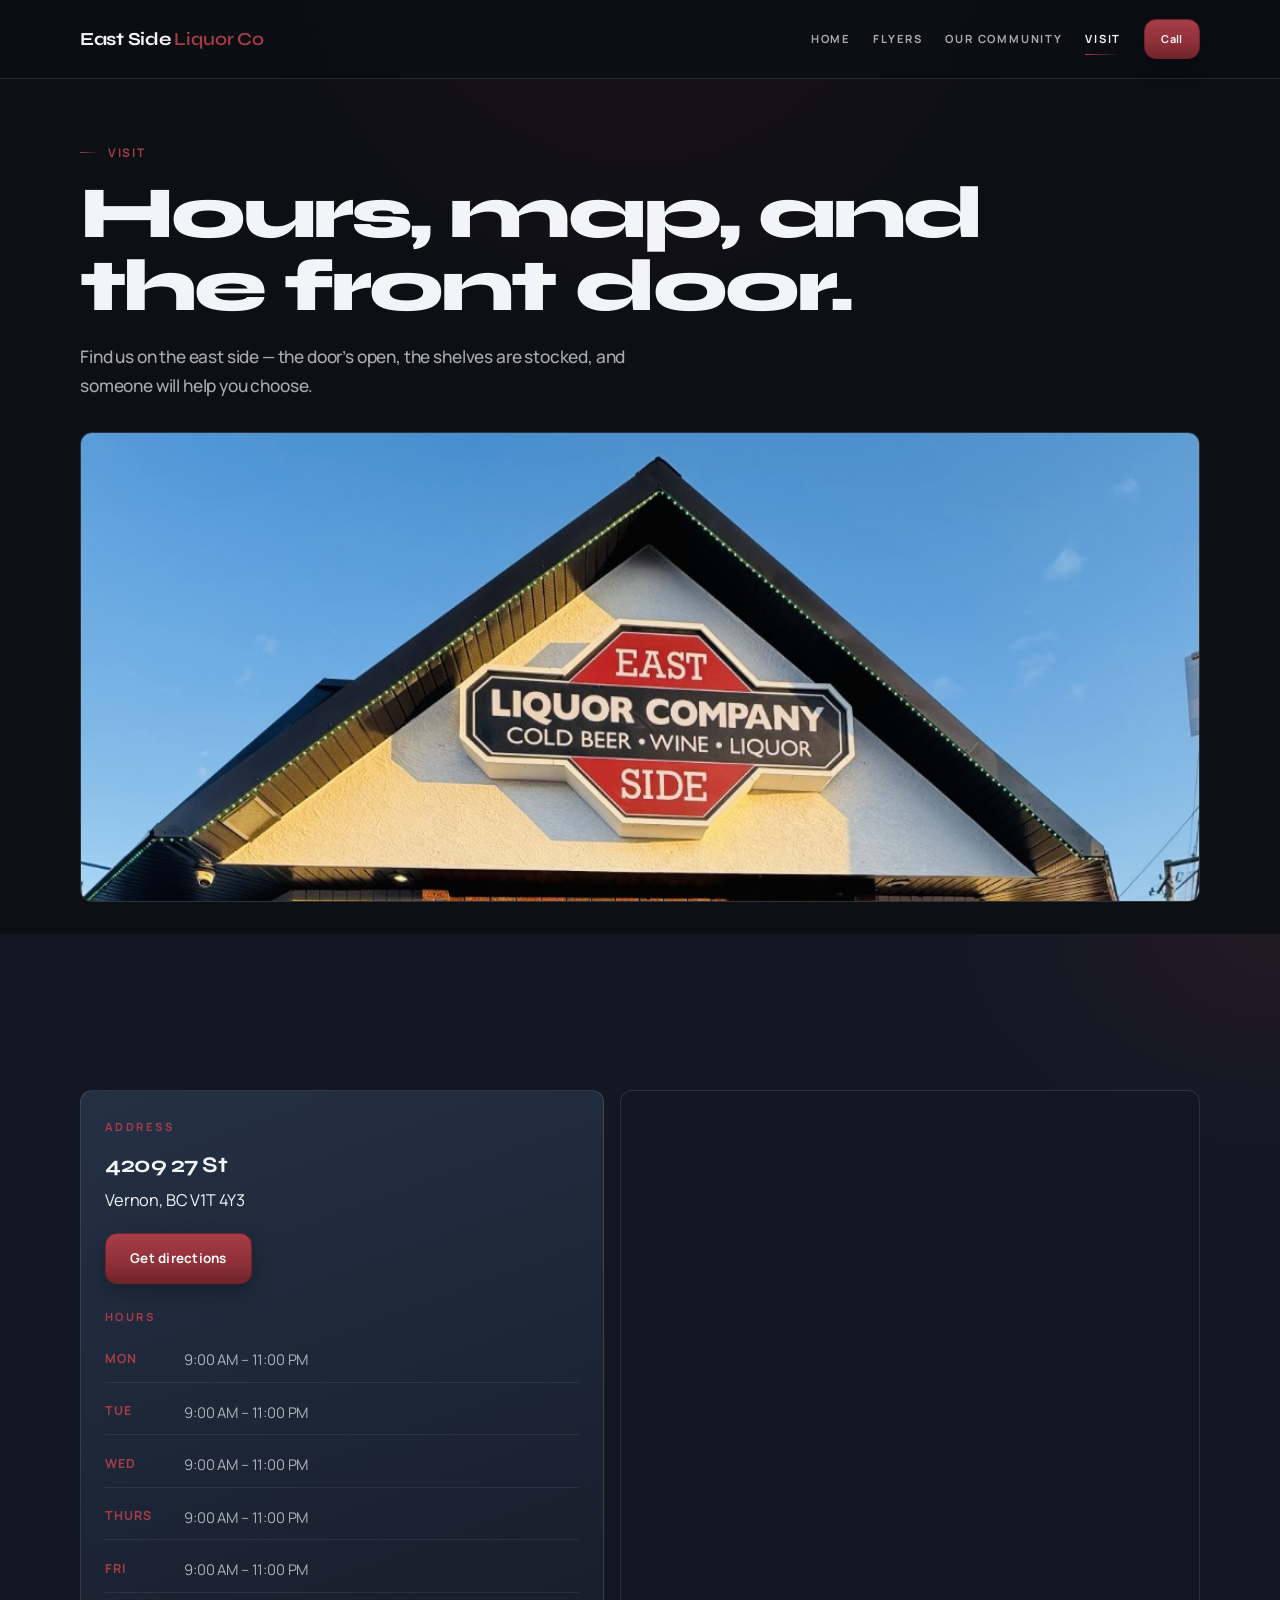
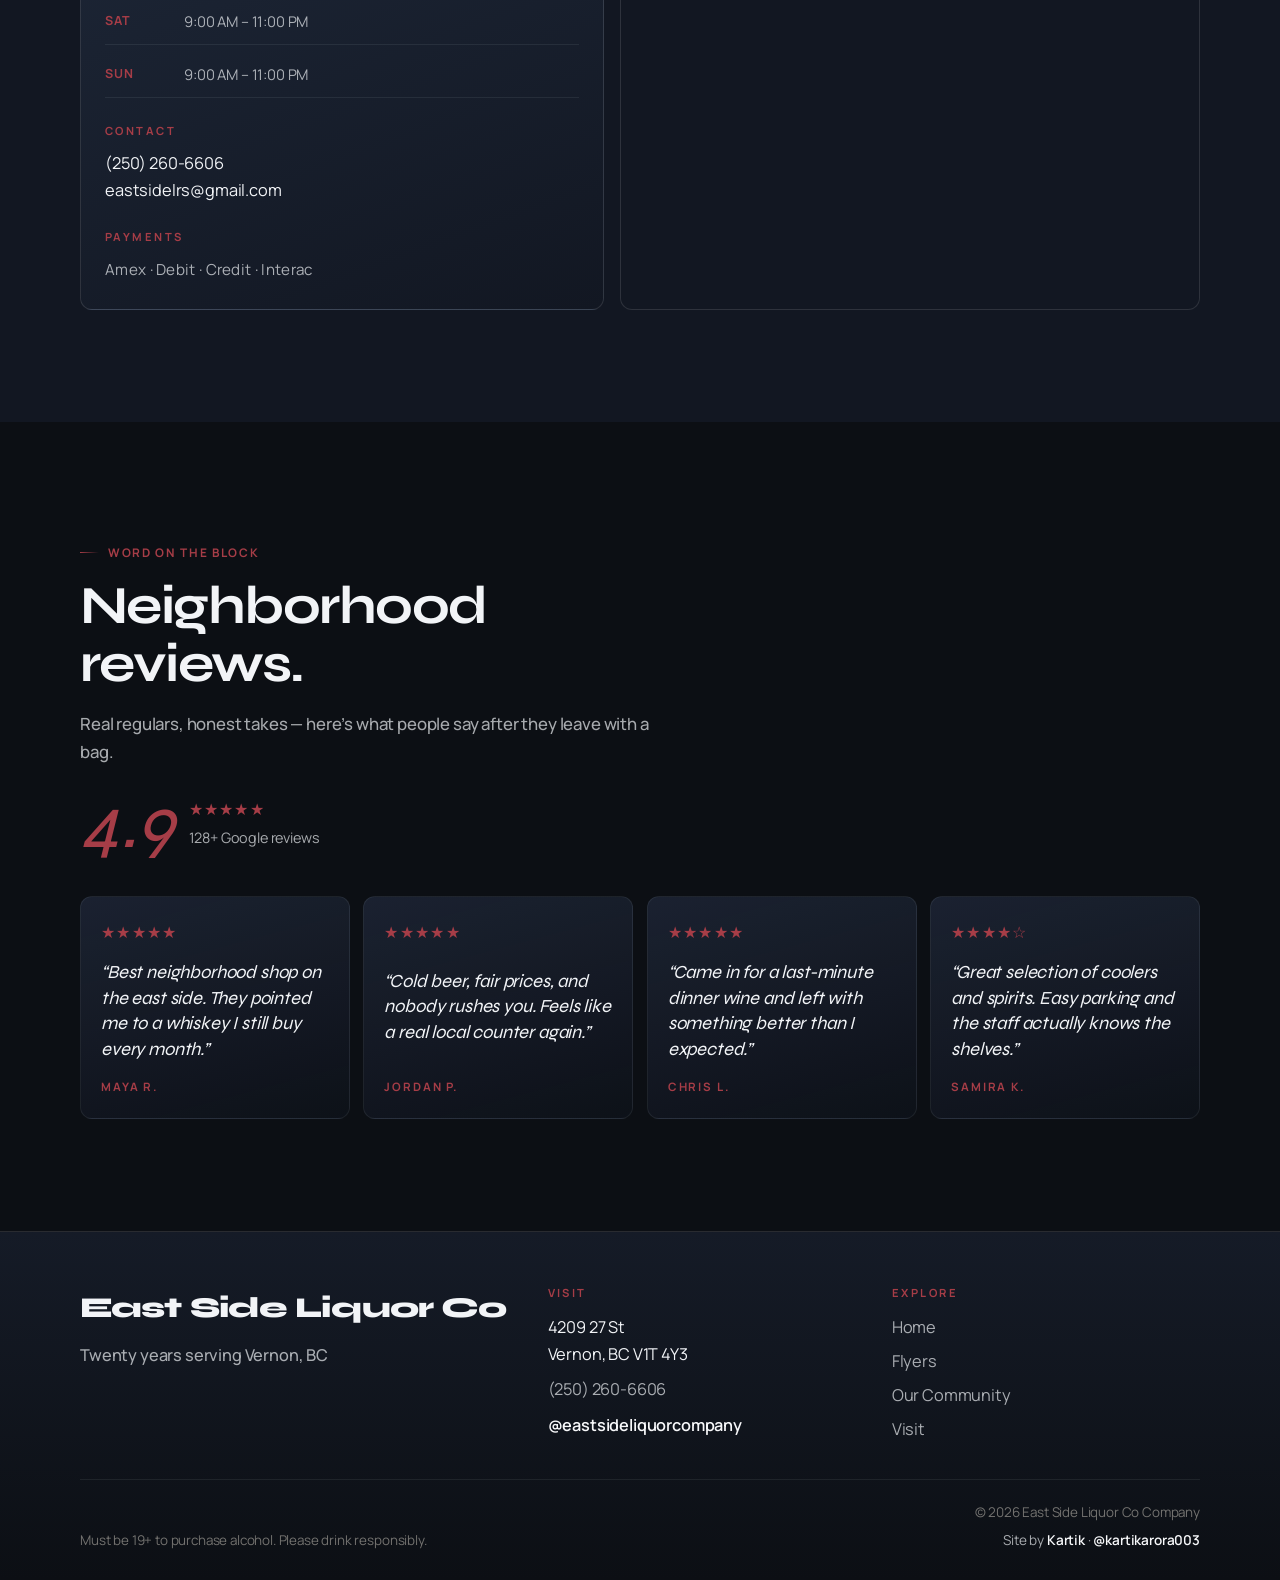
<file: visit.html>
<!DOCTYPE html>
<html lang="en">
  <head>
    <meta charset="UTF-8" />
    <meta
      name="viewport"
      content="width=device-width, initial-scale=1, viewport-fit=cover"
    />
    <meta name="theme-color" content="#0c0f14" />
    <title>Visit | East Side Liquor Co</title>
    <meta name="description" content="Hours, address, map, and reviews for East Side Liquor Co." />
    <link rel="stylesheet" href="css/styles.css" />
  </head>
  <body>
    <div class="site-shell">
      <header class="header" data-header>
        <div class="container header-inner">
          <a class="brand" href="index.html" aria-label="East Side Liquor Co"
            >East Side <span>Liquor Co</span></a
          >
          <nav class="nav nav-desktop" aria-label="Primary">
            <a class="nav-link" href="index.html">Home</a>
            <a class="nav-link" href="flyers.html">Flyers</a>
            <a class="nav-link" href="index.html#community">Our Community</a>
            <a class="nav-link is-active" href="visit.html">Visit</a>
            <a class="btn btn-primary" href="tel:+12502606606">Call</a>
          </nav>
          <button
            class="menu-btn"
            type="button"
            data-menu-btn
            aria-expanded="false"
            aria-controls="mobile-nav"
            aria-label="Open menu"
          >
            <span></span>
          </button>
        </div>
        <div class="container mobile-panel" id="mobile-nav" data-mobile-panel>
          <a class="nav-link" href="index.html">Home</a>
          <a class="nav-link" href="flyers.html">Flyers</a>
          <a class="nav-link" href="index.html#community">Our Community</a>
          <a class="nav-link is-active" href="visit.html">Visit</a>
          <a class="btn btn-primary" href="tel:+12502606606">Call (250) 260-6606</a>
        </div>
      </header>

      <main class="site-main">
        <section class="container page-hero">
          <div class="reveal">
            <span class="section-label">Visit</span>
            <h1 class="page-title">Hours, map, and the front door.</h1>
            <p class="page-lead">
              Find us on the east side — the door’s open, the shelves are stocked, and someone will
              help you choose.
            </p>
          </div>
          <figure class="visit-storefront reveal">
            <img
              src="images/storefront.png"
              alt="East Side Liquor Company storefront at 4209 27 St, Vernon"
            />
          </figure>
        </section>

        <section class="section map-section">
          <div class="container map-layout">
            <div class="map-info reveal">
              <div>
                <h2 class="block-title">Address</h2>
                <p class="address-line">4209 27 St</p>
                <p>Vernon, BC V1T 4Y3</p>
                <a
                  class="btn btn-primary"
                  style="margin-top: 1.15rem"
                  href="https://www.google.com/maps/search/?api=1&query=4209+27+St,+Vernon,+BC+V1T+4Y3"
                  target="_blank"
                  rel="noopener noreferrer"
                  >Get directions</a
                >
              </div>
              <div>
                <h2 class="block-title">Hours</h2>
                <ul class="hours-list">
                  <li><span class="day">Mon</span><span class="time">9:00 AM – 11:00 PM</span></li>
                  <li><span class="day">Tue</span><span class="time">9:00 AM – 11:00 PM</span></li>
                  <li><span class="day">Wed</span><span class="time">9:00 AM – 11:00 PM</span></li>
                  <li><span class="day">Thurs</span><span class="time">9:00 AM – 11:00 PM</span></li>
                  <li><span class="day">Fri</span><span class="time">9:00 AM – 11:00 PM</span></li>
                  <li><span class="day">Sat</span><span class="time">9:00 AM – 11:00 PM</span></li>
                  <li><span class="day">Sun</span><span class="time">9:00 AM – 11:00 PM</span></li>
                </ul>
              </div>
              <div>
                <h2 class="block-title">Contact</h2>
                <p><a href="tel:+12502606606">(250) 260-6606</a></p>
                <p><a href="mailto:eastsidelrs@gmail.com">eastsidelrs@gmail.com</a></p>
              </div>
              <div>
                <h2 class="block-title">Payments</h2>
                <p class="payments-inline">Amex · Debit · Credit · Interac</p>
              </div>
            </div>
            <div class="map-wrap reveal">
              <iframe
                title="East Side Liquor Co location map"
                src="https://maps.google.com/maps?q=4209%2027%20St%2C%20Vernon%2C%20BC%20V1T%204Y3&t=&z=15&ie=UTF8&iwloc=&output=embed"
                loading="lazy"
                referrerpolicy="no-referrer-when-downgrade"
                allowfullscreen
              ></iframe>
            </div>
          </div>
        </section>

        <section class="section reviews" aria-labelledby="reviews-title">
          <div class="container">
            <div class="reveal">
              <span class="section-label">Word on the block</span>
              <h2 id="reviews-title" class="section-title">Neighborhood reviews.</h2>
              <p class="section-lead">
                Real regulars, honest takes — here’s what people say after they leave with a bag.
              </p>
              <div class="score">
                <p class="average">4.9</p>
                <div>
                  <p class="stars" aria-label="5 out of 5 stars">★★★★★</p>
                  <p class="count">128+ Google reviews</p>
                </div>
              </div>
            </div>
            <ul class="review-grid">
              <li class="reveal">
                <article class="review-card" data-spotlight>
                  <div class="review-spot" aria-hidden="true"></div>
                  <p class="stars">★★★★★</p>
                  <blockquote>
                    “Best neighborhood shop on the east side. They pointed me to a whiskey I still
                    buy every month.”
                  </blockquote>
                  <p class="name">Maya R.</p>
                </article>
              </li>
              <li class="reveal">
                <article class="review-card" data-spotlight>
                  <div class="review-spot" aria-hidden="true"></div>
                  <p class="stars">★★★★★</p>
                  <blockquote>
                    “Cold beer, fair prices, and nobody rushes you. Feels like a real local counter
                    again.”
                  </blockquote>
                  <p class="name">Jordan P.</p>
                </article>
              </li>
              <li class="reveal">
                <article class="review-card" data-spotlight>
                  <div class="review-spot" aria-hidden="true"></div>
                  <p class="stars">★★★★★</p>
                  <blockquote>
                    “Came in for a last-minute dinner wine and left with something better than I
                    expected.”
                  </blockquote>
                  <p class="name">Chris L.</p>
                </article>
              </li>
              <li class="reveal">
                <article class="review-card" data-spotlight>
                  <div class="review-spot" aria-hidden="true"></div>
                  <p class="stars">★★★★☆</p>
                  <blockquote>
                    “Great selection of coolers and spirits. Easy parking and the staff actually
                    knows the shelves.”
                  </blockquote>
                  <p class="name">Samira K.</p>
                </article>
              </li>
            </ul>
          </div>
        </section>
      </main>

      <footer class="footer">
        <div class="container footer-grid">
          <div>
            <p class="footer-brand">East Side Liquor Co</p>
            <p class="footer-tag">Twenty years serving Vernon, BC</p>
          </div>
          <div>
            <p class="footer-label">Visit</p>
            <p>4209 27 St</p>
            <p>Vernon, BC V1T 4Y3</p>
            <a class="phone" href="tel:+12502606606">(250) 260-6606</a>
            <a
              class="social-link"
              href="https://www.instagram.com/eastsideliquorcompany/"
              target="_blank"
              rel="noopener noreferrer"
              >@eastsideliquorcompany</a
            >
          </div>
          <div>
            <p class="footer-label">Explore</p>
            <nav class="footer-links" aria-label="Footer">
              <a href="index.html">Home</a>
              <a href="flyers.html">Flyers</a>
              <a href="index.html#community">Our Community</a>
              <a href="visit.html">Visit</a>
            </nav>
          </div>
        </div>
        <div class="container footer-bottom">
          <p>Must be 19+ to purchase alcohol. Please drink responsibly.</p>
          <div class="footer-meta">
            <p>© 2026 East Side Liquor Co Company</p>
            <p class="site-credit">
              Site by
              <a
                href="https://www.instagram.com/kartikarora003/"
                target="_blank"
                rel="noopener noreferrer"
                >Kartik</a
              >
              ·
              <a
                href="https://www.instagram.com/kartikarora003/"
                target="_blank"
                rel="noopener noreferrer"
                >@kartikarora003</a
              >
            </p>
          </div>
        </div>
      </footer>
    </div>
    <script src="js/main.js"></script>
  </body>
</html>
</file>
<file: css/styles.css>
@import url("https://fonts.googleapis.com/css2?family=Manrope:wght@400;500;600;700;800&family=Syne:wght@500;600;700;800&display=swap");

:root {
  --wood: #0c0f14;
  --wood-soft: #14181f;
  --panel: #1b212b;
  --parchment: #f2f4f7;
  --parchment-muted: rgba(242, 244, 247, 0.68);
  --cream: #f7f8fa;
  --oxblood: #8f2f38;
  --oxblood-soft: #a63d47;
  --oxblood-deep: #6e242c;
  --line: rgba(242, 244, 247, 0.12);
  --line-soft: rgba(242, 244, 247, 0.07);
  --shadow: 0 18px 40px rgba(0, 0, 0, 0.32);
  --radius: 12px;
  --radius-sm: 10px;
  --max: 1120px;
  --header-h: 78px;
  --font-display: "Syne", "Segoe UI", sans-serif;
  --font-body: "Manrope", "Segoe UI", sans-serif;

  /* aliases for shared component names */
  --night: var(--wood);
  --night-soft: var(--wood-soft);
  --bg: var(--wood);
  --bg-soft: var(--wood-soft);
  --surface: var(--panel);
  --ink: var(--parchment);
  --ink-soft: var(--parchment-muted);
  --muted: var(--parchment-muted);
  --accent: var(--oxblood-soft);
  --accent-soft: var(--cream);
  --accent-warm: var(--cream);
  --champagne: var(--oxblood-soft);
  --gold: var(--oxblood-soft);
  --gold-soft: var(--cream);
  --gold-deep: var(--oxblood-deep);
  --ivory: var(--parchment);
  --ivory-muted: var(--parchment-muted);
  --mist: rgba(240, 232, 220, 0.45);
  --lake: var(--cream);
}

* {
  box-sizing: border-box;
  padding: 0;
  margin: 0;
}

html {
  scroll-behavior: smooth;
  -webkit-text-size-adjust: 100%;
  text-size-adjust: 100%;
}

html,
body {
  width: 100%;
  max-width: 100%;
  overflow-x: clip;
}

body {
  min-height: 100vh;
  min-height: 100dvh;
  color: var(--parchment);
  background:
    radial-gradient(ellipse 70% 40% at 50% -10%, rgba(143, 47, 56, 0.16), transparent 55%),
    var(--wood);
  font-family: var(--font-body);
  font-size: 1.02rem;
  line-height: 1.65;
  letter-spacing: -0.01em;
  -webkit-font-smoothing: antialiased;
  padding-left: env(safe-area-inset-left);
  padding-right: env(safe-area-inset-right);
}

body.menu-open {
  overflow: hidden;
  touch-action: none;
}

a {
  color: inherit;
  text-decoration: none;
}

img,
video {
  max-width: 100%;
  display: block;
}

ul,
ol {
  list-style: none;
}

::selection {
  background: var(--oxblood);
  color: var(--cream);
}

.site-shell {
  min-height: 100vh;
  display: flex;
  flex-direction: column;
}

.site-main {
  flex: 1;
}

.container {
  width: min(100% - 2.5rem, var(--max));
  margin-inline: auto;
}

iframe {
  max-width: 100%;
  border: 0;
}

.section {
  padding: clamp(4.5rem, 9vw, 7rem) 0;
}

.section-label {
  display: inline-flex;
  align-items: center;
  gap: 0.55rem;
  margin-bottom: 0.9rem;
  color: var(--oxblood-soft);
  font-size: 0.74rem;
  font-weight: 700;
  letter-spacing: 0.14em;
  text-transform: uppercase;
}

.section-label::before {
  content: "";
  width: 1.2rem;
  height: 1px;
  background: linear-gradient(90deg, var(--oxblood-soft), transparent);
}

.section-title {
  font-family: var(--font-display);
  font-size: clamp(2.35rem, 4.8vw, 3.35rem);
  font-weight: 700;
  font-style: normal;
  line-height: 1.08;
  letter-spacing: -0.028em;
  max-width: 16ch;
  color: var(--parchment);
  background: none;
}

.section-lead {
  margin-top: 1.1rem;
  max-width: 36rem;
  color: var(--parchment-muted);
  font-size: 1.05rem;
  font-weight: 500;
}

.btn {
  position: relative;
  overflow: hidden;
  display: inline-flex;
  align-items: center;
  justify-content: center;
  gap: 0.5rem;
  min-height: 3.15rem;
  padding: 0.85rem 1.5rem;
  border: 1px solid transparent;
  border-radius: 12px;
  font-family: var(--font-body);
  font-size: 0.84rem;
  font-weight: 700;
  letter-spacing: 0.02em;
  text-transform: none;
  cursor: pointer;
  transition: transform 0.2s ease, background 0.2s ease, border-color 0.2s ease,
    color 0.2s ease, box-shadow 0.2s ease;
  -webkit-tap-highlight-color: transparent;
  touch-action: manipulation;
}

.btn::after {
  content: "";
  position: absolute;
  inset: 0;
  background: linear-gradient(
    120deg,
    transparent 20%,
    rgba(255, 255, 255, 0.14) 45%,
    transparent 70%
  );
  transform: translateX(-120%);
  transition: transform 0.55s ease;
}

.btn:hover {
  transform: translateY(-3px);
}

.btn:hover::after {
  transform: translateX(120%);
}

.btn-primary {
  background: linear-gradient(180deg, var(--oxblood-soft), var(--oxblood) 60%, var(--oxblood-deep));
  color: var(--cream);
  border-color: var(--oxblood-deep);
  box-shadow: 0 8px 20px rgba(0, 0, 0, 0.25);
}

.btn-primary:hover {
  background: linear-gradient(180deg, #b54852, var(--oxblood-soft) 55%, var(--oxblood));
  box-shadow: 0 12px 24px rgba(110, 36, 44, 0.28);
}

.btn-ghost {
  border-color: rgba(242, 244, 247, 0.28);
  color: var(--parchment);
  background: rgba(12, 15, 20, 0.35);
}

.btn-ghost:hover {
  border-color: rgba(242, 244, 247, 0.55);
  color: var(--cream);
  background: rgba(143, 47, 56, 0.22);
}

.btn-sm {
  padding: 0.55rem 0.95rem;
  font-size: 0.68rem;
}

.reveal {
  opacity: 0;
  transform: translateY(28px);
  filter: blur(4px);
  transition:
    opacity 0.85s cubic-bezier(0.22, 1, 0.36, 1),
    transform 0.85s cubic-bezier(0.22, 1, 0.36, 1),
    filter 0.85s cubic-bezier(0.22, 1, 0.36, 1);
  transition-delay: var(--reveal-delay, 0ms);
}

.reveal.is-visible {
  opacity: 1;
  transform: translateY(0);
  filter: blur(0);
}

.reveal-left {
  transform: translateX(-28px);
}

.reveal-left.is-visible {
  transform: translateX(0);
}

.reveal-scale {
  transform: translateY(18px) scale(0.96);
}

.reveal-scale.is-visible {
  transform: translateY(0) scale(1);
}

.services-row .reveal:nth-child(1),
.specials-grid .reveal:nth-child(1),
.why-list .reveal:nth-child(1),
.community-points .reveal:nth-child(1),
.promo-grid .reveal:nth-child(1) {
  --reveal-delay: 0ms;
}

.services-row .reveal:nth-child(2),
.specials-grid .reveal:nth-child(2),
.why-list .reveal:nth-child(2),
.community-points .reveal:nth-child(2),
.promo-grid .reveal:nth-child(2) {
  --reveal-delay: 90ms;
}

.services-row .reveal:nth-child(3),
.specials-grid .reveal:nth-child(3),
.why-list .reveal:nth-child(3),
.community-points .reveal:nth-child(3),
.promo-grid .reveal:nth-child(3) {
  --reveal-delay: 180ms;
}

.services-row .reveal:nth-child(4),
.specials-grid .reveal:nth-child(4),
.community-points .reveal:nth-child(4),
.promo-grid .reveal:nth-child(4) {
  --reveal-delay: 270ms;
}

.promo-grid .reveal:nth-child(5) {
  --reveal-delay: 360ms;
}

.promo-grid .reveal:nth-child(6) {
  --reveal-delay: 450ms;
}

/* Header */
.header {
  position: fixed;
  inset: 0 0 auto;
  z-index: 2100;
  min-height: var(--header-h);
  border-bottom: 1px solid transparent;
  transition: background 0.25s ease, border-color 0.25s ease, backdrop-filter 0.25s ease;
}

.header.is-scrolled,
.header:not(.header-home) {
  background: rgba(11, 14, 19, 0.88);
  border-bottom-color: var(--line);
  backdrop-filter: blur(16px);
}

.header-inner {
  height: var(--header-h);
  display: flex;
  align-items: center;
  justify-content: space-between;
  gap: 1.5rem;
}

.brand {
  font-family: var(--font-display);
  font-size: 1.15rem;
  font-weight: 700;
  letter-spacing: -0.015em;
  line-height: 1;
  text-transform: none;
  color: var(--parchment);
}

.brand span {
  color: var(--oxblood-soft);
  font-style: normal;
  font-weight: 600;
  text-transform: none;
  letter-spacing: -0.015em;
}

.nav {
  display: flex;
  align-items: center;
  gap: 1.4rem;
}

.nav-link {
  position: relative;
  font-size: 0.7rem;
  font-weight: 700;
  letter-spacing: 0.16em;
  text-transform: uppercase;
  color: var(--parchment-muted);
  transition: color 0.25s ease;
}

.nav-link::after {
  content: "";
  position: absolute;
  left: 0;
  bottom: -0.4rem;
  width: 100%;
  height: 1px;
  background: linear-gradient(90deg, var(--oxblood-soft), transparent);
  transform: scaleX(0);
  transform-origin: left center;
  transition: transform 0.35s cubic-bezier(0.22, 1, 0.36, 1);
}

.nav-link:hover,
.nav-link.is-active {
  color: var(--cream);
}

.nav-link:hover::after,
.nav-link.is-active::after {
  transform: scaleX(1);
}

.nav .btn {
  min-height: 2.45rem;
  padding: 0.5rem 1.05rem;
  font-size: 0.68rem;
}

.menu-btn {
  display: none;
  width: 2.75rem;
  height: 2.75rem;
  border: 1px solid rgba(240, 232, 220, 0.35);
  border-radius: 10px;
  background: transparent;
  color: var(--parchment);
  cursor: pointer;
  flex-shrink: 0;
  -webkit-tap-highlight-color: transparent;
}

.menu-btn span,
.menu-btn span::before,
.menu-btn span::after {
  display: block;
  width: 1.05rem;
  height: 1.5px;
  margin: 0 auto;
  background: currentColor;
  position: relative;
}

.menu-btn span::before,
.menu-btn span::after {
  content: "";
  position: absolute;
  left: 0;
}

.menu-btn span::before {
  top: -6px;
}

.menu-btn span::after {
  top: 6px;
}

.mobile-panel {
  display: none;
}

/* Hero */
.hero {
  position: relative;
  min-height: 100svh;
  display: grid;
  align-items: end;
  overflow: hidden;
  isolation: isolate;
}

.hero-visual {
  position: absolute;
  inset: 0;
  z-index: -1;
}

.hero-photo {
  position: absolute;
  inset: 0;
  width: 100%;
  height: 100%;
  object-fit: cover;
  object-position: center 22%;
  transform: scale(1.08) translate3d(0, var(--hero-shift, 0px), 0);
  will-change: transform;
  animation: drift 22s ease-in-out infinite alternate;
  filter: saturate(0.98) contrast(1.04) brightness(0.98);
  transition: transform 0.12s linear;
}

.hero-sky {
  position: absolute;
  inset: 0;
  background:
    linear-gradient(115deg, rgba(12, 15, 20, 0.9) 0%, rgba(12, 15, 20, 0.38) 48%, rgba(12, 15, 20, 0.58) 100%),
    linear-gradient(180deg, rgba(12, 15, 20, 0.22) 0%, rgba(12, 15, 20, 0.4) 45%, rgba(12, 15, 20, 0.96) 100%);
}

.hero-bloom {
  position: absolute;
  inset: 14% 8% auto auto;
  width: min(42vw, 380px);
  height: min(42vw, 380px);
  border-radius: 50%;
  background: radial-gradient(circle, rgba(143, 47, 56, 0.22), transparent 70%);
  filter: blur(18px);
  animation: pulse 8s ease-in-out infinite;
}

.hero-orb {
  position: absolute;
  border-radius: 50%;
  pointer-events: none;
  filter: blur(2px);
  opacity: 0.55;
}

.hero-orb--a {
  width: 140px;
  height: 140px;
  left: 12%;
  top: 28%;
  background: radial-gradient(circle, rgba(247, 248, 250, 0.14), transparent 70%);
  animation: float-orb 9s ease-in-out infinite;
}

.hero-orb--b {
  width: 90px;
  height: 90px;
  right: 22%;
  bottom: 22%;
  background: radial-gradient(circle, rgba(166, 61, 71, 0.28), transparent 70%);
  animation: float-orb 11s ease-in-out infinite reverse;
}

.hero-vignette {
  position: absolute;
  inset: 0;
  box-shadow: inset 0 0 110px 36px rgba(0, 0, 0, 0.32);
  pointer-events: none;
}

.hero-content {
  position: relative;
  z-index: 1;
  padding: calc(var(--header-h) + 4.5rem) 0 5.5rem;
  max-width: 44rem;
}

.kicker {
  display: inline-flex;
  align-items: center;
  gap: 0.55rem;
  margin-bottom: 1rem;
  padding: 0.38rem 0.8rem;
  border: 1px solid rgba(166, 61, 71, 0.35);
  border-radius: 10px;
  background: rgba(143, 47, 56, 0.14);
  color: var(--cream);
  font-size: 0.74rem;
  font-weight: 700;
  letter-spacing: 0.1em;
  text-transform: uppercase;
  animation: rise 0.9s ease both;
}

.kicker::before {
  content: "";
  width: 0.4rem;
  height: 0.4rem;
  border-radius: 50%;
  background: var(--oxblood-soft);
}

.hero-rule {
  display: none;
}

.brand-hero {
  display: grid;
  gap: 0.02em;
  animation: rise 1.05s ease 0.08s both;
}

.brand-top,
.brand-bottom {
  font-family: var(--font-display);
  line-height: 0.9;
}

.brand-top {
  font-size: clamp(3.7rem, 11vw, 6.6rem);
  font-weight: 700;
  font-style: normal;
  color: var(--parchment);
  letter-spacing: -0.04em;
  text-shadow: 0 8px 28px rgba(0, 0, 0, 0.4);
  text-transform: none;
}

.brand-bottom {
  font-size: clamp(2.4rem, 7.5vw, 4.4rem);
  font-weight: 600;
  letter-spacing: -0.025em;
  text-transform: none;
  color: var(--cream);
  text-shadow: 0 6px 22px rgba(0, 0, 0, 0.3);
}

.tagline {
  margin-top: 1.35rem;
  max-width: 32rem;
  color: var(--parchment-muted);
  font-size: clamp(1.05rem, 2vw, 1.2rem);
  font-style: normal;
  font-weight: 500;
  animation: rise 1.15s ease 0.12s both;
}

.ctas {
  display: flex;
  flex-wrap: wrap;
  gap: 0.85rem;
  margin-top: 2rem;
  animation: rise 1.25s ease 0.18s both;
}

.hero-status {
  display: flex;
  flex-wrap: wrap;
  align-items: center;
  gap: 0.85rem;
  margin-top: 1.4rem;
  color: var(--parchment-muted);
  font-size: 0.92rem;
}

/* Promo motion banner */
.promo-banner {
  position: relative;
  z-index: 3;
  overflow: hidden;
  border-block: 1px solid rgba(166, 61, 71, 0.35);
  background: linear-gradient(90deg, #1a1216 0%, #2a1518 45%, #1a1216 100%);
  mask-image: linear-gradient(90deg, transparent, #000 4%, #000 96%, transparent);
}

.promo-banner__track {
  display: flex;
  width: max-content;
  animation: promo-marquee 40s linear infinite;
}

.promo-banner:hover .promo-banner__track {
  animation-play-state: paused;
}

.promo-banner__group {
  display: flex;
  align-items: center;
  gap: 1.35rem;
  padding: 0.85rem 1.35rem;
  white-space: nowrap;
}

.promo-banner__item {
  color: var(--parchment-muted);
  font-size: 0.92rem;
  font-weight: 500;
  letter-spacing: 0.01em;
}

.promo-banner__item strong {
  color: var(--cream);
  font-weight: 700;
  letter-spacing: 0.04em;
  text-transform: uppercase;
  font-size: 0.78rem;
}

.promo-banner__dot {
  width: 0.35rem;
  height: 0.35rem;
  border-radius: 50%;
  background: var(--oxblood-soft);
  box-shadow: 0 0 10px rgba(166, 61, 71, 0.55);
  flex-shrink: 0;
}

@keyframes promo-marquee {
  from {
    transform: translateX(0);
  }
  to {
    transform: translateX(-50%);
  }
}

/* Services */
.services {
  padding: 2rem 0 0;
  margin-top: 0;
  position: relative;
  z-index: 2;
}

.services-row {
  display: grid;
  grid-template-columns: repeat(4, 1fr);
  gap: 0.75rem;
}

.service {
  position: relative;
  padding: 1.35rem 1.2rem;
  border: 1px solid var(--line);
  border-radius: var(--radius);
  background: linear-gradient(165deg, rgba(27, 33, 43, 0.96), rgba(14, 17, 23, 0.92));
  box-shadow: var(--shadow);
  transition: border-color 0.25s ease, transform 0.25s ease, background 0.25s ease;
}

.service:hover {
  border-color: transparent;
  transform: translateY(-5px);
  background: linear-gradient(165deg, rgba(32, 39, 51, 0.98), rgba(16, 19, 26, 0.95));
  box-shadow: 0 18px 36px rgba(0, 0, 0, 0.3);
}

/* Animated hover frame lines */
.hover-lines {
  position: relative;
  isolation: isolate;
}

.hover-lines::before,
.hover-lines::after {
  content: "";
  position: absolute;
  inset: 0;
  pointer-events: none;
  z-index: 2;
  transition: transform 0.5s cubic-bezier(0.22, 1, 0.36, 1);
}

.hover-lines::before {
  border-top: 1px solid rgba(247, 248, 250, 0.8);
  border-bottom: 1px solid rgba(247, 248, 250, 0.8);
  transform: scaleX(0);
  transform-origin: center;
}

.hover-lines::after {
  border-left: 1px solid rgba(166, 61, 71, 0.9);
  border-right: 1px solid rgba(166, 61, 71, 0.9);
  transform: scaleY(0);
  transform-origin: center;
}

.hover-lines:hover::before,
.hover-lines:focus-within::before {
  transform: scaleX(1);
}

.hover-lines:hover::after,
.hover-lines:focus-within::after {
  transform: scaleY(1);
}

.service span {
  display: inline-block;
  margin-bottom: 0.65rem;
  color: var(--gold);
  font-size: 0.85rem;
}

.service h3 {
  font-family: var(--font-display);
  font-size: 1.25rem;
  font-style: normal;
  font-weight: 700;
  letter-spacing: -0.02em;
  margin-bottom: 0.4rem;
}

.service p {
  color: var(--parchment-muted);
  font-size: 0.92rem;
}

/* Why */
.why {
  background:
    radial-gradient(ellipse 45% 40% at 0% 0%, rgba(143, 47, 56, 0.12), transparent 55%),
    var(--wood);
}

.why-list {
  margin-top: 3rem;
  display: grid;
  grid-template-columns: repeat(3, 1fr);
  gap: 1rem;
}

.why-item {
  display: grid;
  gap: 0.75rem;
  padding: 1.55rem 1.35rem;
  border: 1px solid var(--line-soft);
  border-radius: var(--radius);
  background: linear-gradient(165deg, rgba(28, 35, 50, 0.9), rgba(14, 18, 26, 0.75));
  transition: border-color 0.25s ease, transform 0.25s ease, background 0.25s ease;
}

.why-item:hover {
  border-color: transparent;
  transform: translateY(-4px);
  background: linear-gradient(165deg, rgba(36, 45, 64, 0.95), rgba(16, 20, 30, 0.85));
  box-shadow: var(--shadow);
}

/* Delivery ? luxury panel */
.delivery {
  position: relative;
  overflow: hidden;
  padding-block: clamp(3.75rem, 8vw, 6.5rem);
  background:
    radial-gradient(ellipse 45% 60% at 8% 40%, rgba(143, 47, 56, 0.18), transparent 60%),
    radial-gradient(ellipse 40% 50% at 92% 70%, rgba(166, 61, 71, 0.1), transparent 55%),
    linear-gradient(180deg, #0b0e13 0%, #12171f 48%, #0b0e13 100%);
}

.delivery-glow {
  position: absolute;
  inset: 12% auto auto 58%;
  width: min(48vw, 480px);
  height: min(48vw, 480px);
  border-radius: 50%;
  background: radial-gradient(circle, rgba(166, 61, 71, 0.16), transparent 70%);
  pointer-events: none;
  animation: delivery-pulse 8s ease-in-out infinite;
}

.delivery-sheen {
  position: absolute;
  inset: 0;
  pointer-events: none;
  background: linear-gradient(
    105deg,
    transparent 35%,
    rgba(247, 248, 250, 0.03) 48%,
    transparent 62%
  );
  background-size: 220% 100%;
  animation: delivery-sheen 9s ease-in-out infinite;
}

.delivery-panel {
  position: relative;
  z-index: 1;
  padding: clamp(1.75rem, 4vw, 3rem);
  border: 1px solid rgba(242, 244, 247, 0.1);
  border-radius: 18px;
  background:
    linear-gradient(145deg, rgba(28, 33, 42, 0.72), rgba(12, 15, 20, 0.88)),
    rgba(16, 19, 25, 0.9);
  box-shadow:
    0 0 0 1px rgba(166, 61, 71, 0.08) inset,
    0 28px 60px rgba(0, 0, 0, 0.35);
  backdrop-filter: blur(10px);
  overflow: hidden;
}

.delivery-panel::before {
  content: "";
  position: absolute;
  inset: 0 0 auto;
  height: 1px;
  background: linear-gradient(
    90deg,
    transparent,
    rgba(196, 106, 114, 0.55),
    rgba(247, 248, 250, 0.35),
    rgba(196, 106, 114, 0.45),
    transparent
  );
}

.delivery-layout {
  display: grid;
  grid-template-columns: 0.92fr 1.08fr;
  gap: clamp(2rem, 5vw, 3.75rem);
  align-items: center;
}

.delivery-intro .section-title {
  max-width: 10ch;
  font-size: clamp(2.8rem, 6.5vw, 4.35rem);
  letter-spacing: -0.04em;
  line-height: 0.95;
}

.delivery-intro .section-lead {
  max-width: 34ch;
  color: rgba(242, 244, 247, 0.72);
  font-size: 1.05rem;
}

.delivery-rule {
  width: 0;
  max-width: 5.5rem;
  height: 1px;
  margin: 1.6rem 0 1rem;
  background: linear-gradient(90deg, var(--oxblood-soft), transparent);
  transition: width 1.1s cubic-bezier(0.22, 1, 0.36, 1) 0.2s;
}

.delivery-panel.is-visible .delivery-rule {
  width: 5.5rem;
}

.delivery-note {
  font-size: 0.72rem;
  font-weight: 600;
  letter-spacing: 0.16em;
  text-transform: uppercase;
  color: rgba(242, 244, 247, 0.45);
}

.delivery-options {
  display: grid;
  gap: 0;
  border-top: 1px solid rgba(242, 244, 247, 0.1);
}

.delivery-option {
  display: grid;
  grid-template-columns: 3.2rem 1fr auto;
  align-items: center;
  gap: 1rem 1.25rem;
  padding: 1.35rem 0.35rem 1.35rem 0;
  text-decoration: none;
  color: inherit;
  border-bottom: 1px solid rgba(242, 244, 247, 0.1);
  transition: background 0.35s ease, padding 0.35s ease;
}

.delivery-option:hover {
  background: linear-gradient(90deg, rgba(166, 61, 71, 0.08), transparent 70%);
  padding-left: 0.55rem;
}

.delivery-option__num {
  font-family: var(--font-display);
  font-size: 0.78rem;
  font-weight: 700;
  letter-spacing: 0.14em;
  color: var(--oxblood-soft);
}

.delivery-option__name {
  display: block;
  font-family: var(--font-display);
  font-size: 1.45rem;
  font-weight: 700;
  letter-spacing: -0.03em;
  color: var(--cream);
  margin-bottom: 0.25rem;
  transition: color 0.3s ease;
}

.delivery-option__text {
  display: block;
  color: var(--parchment-muted);
  font-size: 0.93rem;
  line-height: 1.45;
  max-width: 34ch;
}

.delivery-option__cta {
  font-size: 0.7rem;
  font-weight: 700;
  letter-spacing: 0.14em;
  text-transform: uppercase;
  color: rgba(242, 244, 247, 0.5);
  white-space: nowrap;
  transition: color 0.3s ease, transform 0.3s ease;
}

.delivery-option:hover .delivery-option__name,
.delivery-option:hover .delivery-option__cta {
  color: var(--cream);
}

.delivery-option:hover .delivery-option__cta {
  transform: translateX(4px);
}

.delivery-option--call .delivery-option__cta {
  color: var(--oxblood-soft);
}

@keyframes delivery-pulse {
  0%,
  100% {
    opacity: 0.55;
    transform: scale(1);
  }
  50% {
    opacity: 0.95;
    transform: scale(1.06);
  }
}

@keyframes delivery-sheen {
  0%,
  100% {
    background-position: 120% 0;
  }
  50% {
    background-position: -20% 0;
  }
}

/* Community */
.community {
  position: relative;
  overflow: hidden;
  background:
    radial-gradient(ellipse 55% 45% at 90% 0%, rgba(143, 47, 56, 0.16), transparent 58%),
    linear-gradient(180deg, #12161d 0%, var(--wood) 100%);
}

.community-layout {
  display: grid;
  grid-template-columns: 1.05fr 0.95fr;
  gap: 3rem;
  align-items: center;
}

.community-story {
  display: grid;
  grid-template-columns: 0.95fr 1.05fr;
  gap: clamp(2rem, 5vw, 3.5rem);
  align-items: start;
}

.community-story__title {
  max-width: 16ch;
  font-size: clamp(2.2rem, 5vw, 3.4rem);
}

.community-story__copy {
  display: grid;
  gap: 1.1rem;
  color: var(--parchment-muted);
  max-width: 40rem;
}

.community-story__copy .ctas {
  margin-top: 0.5rem;
}

.community-years {
  margin: 0.2rem 0 0.1rem;
  font-family: var(--font-display);
  font-size: clamp(5.4rem, 14vw, 8.2rem);
  font-weight: 700;
  font-style: normal;
  line-height: 0.85;
  color: transparent;
  letter-spacing: -0.05em;
  background: linear-gradient(135deg, #f7f8fa 8%, var(--oxblood-soft) 72%, #c46a72 100%);
  -webkit-background-clip: text;
  background-clip: text;
  filter: drop-shadow(0 14px 24px rgba(110, 36, 44, 0.2));
  animation: community-glow 5s ease-in-out infinite;
}

.community-intro .section-title {
  max-width: 14ch;
}

.community-rule {
  width: 0;
  max-width: 7.5rem;
  height: 2px;
  margin: 1.5rem 0 1rem;
  background: linear-gradient(90deg, var(--oxblood-soft), rgba(196, 106, 114, 0.5), transparent);
  transition: width 1.1s cubic-bezier(0.22, 1, 0.36, 1) 0.15s;
}

.community-intro.is-visible .community-rule {
  width: 7.5rem;
}

.community-note {
  color: var(--cream);
  font-style: normal;
  font-weight: 600;
  font-size: 1.02rem;
  max-width: 28rem;
}

.community-points {
  list-style: none;
  display: grid;
  gap: 0.85rem;
}

.community-point {
  padding: 1.3rem 1.25rem;
  border: 1px solid var(--line-soft);
  border-radius: var(--radius);
  background: rgba(27, 33, 43, 0.72);
  backdrop-filter: blur(8px);
  transition: transform 0.3s ease, background 0.3s ease, border-color 0.3s ease,
    box-shadow 0.3s ease;
}

.community-point:hover {
  transform: translateX(6px);
  border-color: transparent;
  background: rgba(32, 39, 51, 0.92);
  box-shadow: 0 14px 30px rgba(0, 0, 0, 0.25);
}

.community-point h3 {
  font-family: var(--font-display);
  font-size: 1.3rem;
  font-style: normal;
  font-weight: 700;
  letter-spacing: -0.02em;
  margin-bottom: 0.4rem;
  color: var(--cream);
}

.community-point p {
  color: var(--parchment-muted);
  font-size: 0.95rem;
}

@keyframes community-glow {
  0%,
  100% {
    filter: drop-shadow(0 14px 24px rgba(110, 36, 44, 0.18));
  }
  50% {
    filter: drop-shadow(0 18px 30px rgba(143, 47, 56, 0.28));
  }
}

.why-num {
  font-family: var(--font-display);
  font-size: 1.5rem;
  font-style: normal;
  font-weight: 800;
  color: var(--oxblood-soft);
  line-height: 1;
  letter-spacing: -0.03em;
}

.why-item h3 {
  font-family: var(--font-display);
  font-size: 1.4rem;
  font-style: normal;
  font-weight: 700;
  letter-spacing: -0.02em;
}

.why-item p {
  color: var(--parchment-muted);
}

/* Specials */
.specials {
  background: linear-gradient(180deg, #121722 0%, var(--wood) 100%);
}

/* In-store promo photos */
.store-promos {
  background:
    radial-gradient(ellipse 50% 40% at 80% 0%, rgba(143, 47, 56, 0.12), transparent 55%),
    linear-gradient(180deg, #10141b 0%, var(--wood) 100%);
}

.promo-grid {
  margin-top: 2.75rem;
  display: grid;
  grid-template-columns: repeat(3, 1fr);
  gap: 0.9rem;
}

.promo-shot {
  position: relative;
  overflow: hidden;
  border: 1px solid var(--line-soft);
  border-radius: var(--radius);
  background: #12161d;
  min-height: 320px;
  isolation: isolate;
  transition: transform 0.35s ease, border-color 0.35s ease, box-shadow 0.35s ease;
}

.promo-shot:hover {
  transform: translateY(-5px);
  border-color: rgba(166, 61, 71, 0.4);
  box-shadow: 0 22px 40px rgba(0, 0, 0, 0.32);
}

.promo-shot img {
  position: absolute;
  inset: 0;
  width: 100%;
  height: 100%;
  object-fit: cover;
  transition: transform 0.7s ease, filter 0.35s ease;
  filter: brightness(0.88);
}

.promo-shot:hover img {
  transform: scale(1.05);
  filter: brightness(0.95);
}

.promo-shot__meta {
  position: absolute;
  inset: auto 0 0;
  padding: 1.35rem 1.2rem 1.25rem;
  background: linear-gradient(180deg, transparent, rgba(8, 10, 14, 0.94) 42%);
}

.promo-shot__tag {
  margin-bottom: 0.35rem;
  font-size: 0.68rem;
  font-weight: 700;
  letter-spacing: 0.14em;
  text-transform: uppercase;
  color: var(--oxblood-soft);
}

.promo-shot__meta h3 {
  font-family: var(--font-display);
  font-size: 1.35rem;
  font-weight: 700;
  letter-spacing: -0.02em;
  color: var(--cream);
  margin-bottom: 0.3rem;
}

.promo-shot__meta p {
  color: rgba(242, 244, 247, 0.72);
  font-size: 0.9rem;
  line-height: 1.4;
}

.promo-shot__price {
  margin-top: 0.65rem;
}

.promo-shot__price span {
  font-family: var(--font-display);
  font-size: 1.2rem;
  font-weight: 700;
  color: var(--cream);
}

.specials-grid {
  margin-top: 2.75rem;
  display: grid;
  grid-template-columns: repeat(4, 1fr);
  gap: 1rem;
}

.specials-ctas {
  margin-top: 2rem;
}

.special-card {
  position: relative;
  overflow: hidden;
  isolation: isolate;
  padding: 1.6rem 1.4rem;
  border: 1px solid var(--line);
  border-radius: var(--radius);
  background: linear-gradient(160deg, #243044, #121722);
  transition: border-color 0.3s ease, transform 0.35s cubic-bezier(0.22, 1, 0.36, 1),
    box-shadow 0.35s ease;
}

.special-card::before {
  content: "";
  position: absolute;
  top: 0;
  left: -40%;
  width: 40%;
  height: 100%;
  background: linear-gradient(
    100deg,
    transparent,
    rgba(247, 248, 250, 0.08),
    transparent
  );
  transform: skewX(-18deg);
  transition: left 0.65s ease;
  pointer-events: none;
  z-index: 1;
}

.special-card:nth-child(2) {
  transform: none;
}

.special-card:hover,
.special-card:nth-child(2):hover {
  transform: translateY(-6px) scale(1.01);
  border-color: rgba(166, 61, 71, 0.4);
  box-shadow: 0 20px 44px rgba(0, 0, 0, 0.38);
}

.special-card:hover::before {
  left: 120%;
}

.special-card .tile-spot {
  z-index: 0;
}

.special-card:hover .tile-spot {
  opacity: 1;
}

.special-tag {
  display: inline-block;
  margin-bottom: 0.75rem;
  color: var(--gold);
  font-size: 0.7rem;
  font-weight: 700;
  letter-spacing: 0.2em;
  text-transform: uppercase;
}

.special-card h3 {
  font-family: var(--font-display);
  font-size: 1.45rem;
  font-style: normal;
  font-weight: 700;
  letter-spacing: -0.02em;
  margin-bottom: 0.5rem;
}

.special-card p {
  color: var(--parchment-muted);
}

.special-price {
  margin-top: 1rem !important;
  color: var(--cream) !important;
  font-family: var(--font-display);
  font-size: 1.45rem;
  font-style: normal;
  font-weight: 700;
}

.special-price s {
  margin-left: 0.4rem;
  color: var(--mist);
  font-family: var(--font-body);
  font-size: 0.9rem;
  font-style: normal;
}

.special-price small {
  margin-left: 0.45rem;
  font-family: var(--font-body);
  font-size: 0.85rem;
  font-weight: 600;
  color: var(--parchment-muted);
}

.special-card--veterans {
  background: linear-gradient(160deg, rgba(143, 47, 56, 0.28), #121722 55%);
  border-color: rgba(166, 61, 71, 0.35);
}

/* Loyalty / points */
.loyalty-strip {
  padding-top: 0;
  background: var(--wood);
}

.loyalty-banner {
  position: relative;
  overflow: hidden;
  padding: 2rem 2.1rem;
  border: 1px solid rgba(166, 61, 71, 0.35);
  border-radius: var(--radius);
  background: linear-gradient(
    135deg,
    rgba(143, 47, 56, 0.22) 0%,
    rgba(27, 33, 43, 0.95) 45%,
    #14181f 100%
  );
  box-shadow: var(--shadow);
}

.loyalty-banner__glow {
  position: absolute;
  top: -40%;
  right: -8%;
  width: 260px;
  height: 260px;
  background: radial-gradient(circle, rgba(166, 61, 71, 0.22) 0%, transparent 70%);
  pointer-events: none;
}

.loyalty-banner__inner {
  position: relative;
  z-index: 1;
}

.loyalty-banner__badge {
  display: inline-block;
  padding: 0.35rem 0.85rem;
  margin-bottom: 1.15rem;
  border-radius: 10px;
  background: var(--oxblood);
  color: var(--cream);
  font-size: 0.7rem;
  font-weight: 800;
  letter-spacing: 0.08em;
  text-transform: uppercase;
}

.loyalty-banner__main {
  display: flex;
  align-items: center;
  gap: 1.6rem;
  flex-wrap: wrap;
}

.loyalty-banner__rate {
  flex-shrink: 0;
  font-family: var(--font-display);
  font-size: clamp(3.2rem, 7vw, 4.6rem);
  font-weight: 700;
  line-height: 1;
  letter-spacing: -0.04em;
  color: var(--cream);
}

#loyalty-banner.is-visible .loyalty-banner__rate,
.loyalty-banner.is-visible .loyalty-banner__rate {
  animation:
    pop-in 0.7s cubic-bezier(0.22, 1, 0.36, 1) both,
    float-soft 4.5s ease-in-out 0.7s infinite;
}

.loyalty-banner__title {
  font-family: var(--font-display);
  font-size: clamp(1.4rem, 2.8vw, 1.9rem);
  font-weight: 700;
  letter-spacing: -0.02em;
  color: var(--parchment);
  margin-bottom: 0.45rem;
  line-height: 1.2;
  max-width: none;
}

.loyalty-banner__desc {
  color: var(--parchment-muted);
  font-size: 1rem;
  line-height: 1.65;
  max-width: 36rem;
}

/* Featured */
.featured {
  background: var(--wood);
}

.featured-head {
  display: flex;
  justify-content: space-between;
  gap: 1.5rem;
  align-items: end;
  flex-wrap: wrap;
}

.filter-bar {
  display: flex;
  flex-wrap: wrap;
  gap: 0.45rem;
  max-width: 100%;
}

.filter-btn {
  min-height: 2.35rem;
  padding: 0.4rem 0.95rem;
  border-radius: var(--radius);
  border: 1px solid var(--line);
  background: transparent;
  color: var(--parchment-muted);
  font: inherit;
  font-size: 0.72rem;
  font-weight: 700;
  letter-spacing: 0.1em;
  text-transform: uppercase;
  cursor: pointer;
  transition: background 0.2s ease, color 0.2s ease, border-color 0.2s ease;
}

.filter-btn:hover,
.filter-btn.is-active {
  color: var(--cream);
  background: linear-gradient(180deg, var(--oxblood-soft), var(--oxblood));
  border-color: var(--oxblood-deep);
}

.product-grid {
  margin-top: 2.5rem;
  display: grid;
  grid-template-columns: repeat(3, 1fr);
  gap: 1rem;
}

.product-card {
  overflow: hidden;
  border: 1px solid var(--line-soft);
  border-radius: var(--radius);
  background: rgba(18, 23, 34, 0.85);
  transition: border-color 0.25s ease, transform 0.25s ease;
}

.product-card:hover {
  transform: translateY(-4px);
  border-color: var(--line);
  box-shadow: var(--shadow);
}

.product-card img {
  width: 100%;
  height: 190px;
  object-fit: cover;
  filter: saturate(1.05) contrast(1.04);
  transition: transform 0.65s ease;
}

.product-card:hover img {
  transform: scale(1.05);
}

.product-body {
  padding: 1.15rem 1.2rem 1.3rem;
}

.product-cat {
  color: var(--gold);
  font-size: 0.7rem;
  font-weight: 700;
  letter-spacing: 0.18em;
  text-transform: uppercase;
  margin-bottom: 0.4rem;
}

.product-body h3 {
  font-family: var(--font-display);
  font-size: 1.35rem;
  font-style: normal;
  font-weight: 700;
  letter-spacing: -0.02em;
  margin-bottom: 0.35rem;
}

.product-body p {
  color: var(--parchment-muted);
  font-size: 0.92rem;
}

.product-price {
  margin-top: 0.7rem !important;
  color: var(--gold-soft) !important;
  font-weight: 700 !important;
}

/* Categories */
.categories {
  background: linear-gradient(180deg, #121722, var(--wood));
}

.cat-grid {
  margin-top: 2.75rem;
  display: grid;
  grid-template-columns: repeat(4, 1fr);
  gap: 0.85rem;
}

.tile {
  position: relative;
  display: block;
  min-height: 320px;
  overflow: hidden;
  border: 1px solid var(--line-soft);
  border-radius: var(--radius);
  isolation: isolate;
  transition: border-color 0.3s ease, transform 0.3s ease;
}

.tile:hover {
  transform: translateY(-4px);
  border-color: rgba(240, 232, 220, 0.35);
  box-shadow: 0 16px 36px rgba(0, 0, 0, 0.3);
}

.tile img {
  position: absolute;
  inset: 0;
  width: 100%;
  height: 100%;
  object-fit: cover;
  z-index: -2;
  filter: brightness(0.72) sepia(0.2) saturate(0.85);
  transition: transform 0.7s ease, filter 0.35s ease;
}

.tile:hover img {
  transform: scale(1.07);
  filter: brightness(0.82) sepia(0.12) saturate(0.95);
}

.tile-shade {
  position: absolute;
  inset: 0;
  z-index: -1;
  background: linear-gradient(180deg, rgba(11, 14, 19, 0.1) 10%, rgba(11, 14, 19, 0.9) 85%);
}

.tile-spot {
  position: absolute;
  inset: 0;
  opacity: 0;
  pointer-events: none;
  transition: opacity 0.3s ease;
  background: radial-gradient(
    240px circle at var(--spot-x, 50%) var(--spot-y, 40%),
    rgba(166, 61, 71, 0.28),
    transparent 55%
  );
}

.tile:hover .tile-spot,
[data-spotlight]:hover .tile-spot {
  opacity: 1;
}

.tile-copy {
  position: relative;
  z-index: 1;
  display: flex;
  flex-direction: column;
  justify-content: flex-end;
  min-height: 320px;
  padding: 1.35rem 1.2rem;
}

.tile-copy h3 {
  font-family: var(--font-display);
  font-size: clamp(1.7rem, 3vw, 2.15rem);
  font-style: normal;
  font-weight: 800;
  letter-spacing: -0.03em;
  color: var(--cream);
}

.tile-copy p {
  margin-top: 0.5rem;
  color: var(--parchment-muted);
  font-size: 0.92rem;
  max-width: 26ch;
}

/* Gallery */
.gallery {
  background:
    radial-gradient(ellipse 50% 40% at 100% 0%, rgba(143, 47, 56, 0.14), transparent 55%),
    var(--wood);
}

.mosaic {
  margin-top: 2.75rem;
  display: grid;
  grid-template-columns: 1.2fr 1fr 1fr;
  grid-template-rows: 240px 240px;
  gap: 0.85rem;
}

.mosaic .frame:nth-child(1) {
  grid-column: 1;
  grid-row: 1 / span 2;
}

.mosaic .frame:nth-child(4) {
  grid-column: 2 / span 2;
  grid-row: 2;
}

.mosaic--store {
  grid-template-columns: repeat(3, 1fr);
  grid-template-rows: 260px 260px;
}

.mosaic--store .frame:nth-child(1),
.mosaic--store .frame:nth-child(4) {
  grid-column: auto;
  grid-row: auto;
}

.mosaic--store .frame:nth-child(1) {
  grid-column: 1 / span 2;
}

.mosaic--store .frame img {
  filter: brightness(0.9) saturate(1.05);
}

.mosaic--store .frame:hover img {
  filter: brightness(0.98) saturate(1.08);
}

.frame {
  position: relative;
  overflow: hidden;
  border: 1px solid var(--line-soft);
  min-height: 220px;
  isolation: isolate;
  transition: border-color 0.3s ease, transform 0.3s ease;
}

.frame:hover {
  transform: translateY(-3px);
  border-color: rgba(240, 232, 220, 0.35);
  z-index: 2;
}

.frame img {
  position: absolute;
  inset: 0;
  width: 100%;
  height: 100%;
  object-fit: cover;
  filter: sepia(0.18) saturate(0.85) brightness(0.88);
  transition: transform 0.7s ease, filter 0.35s ease;
}

.frame:hover img {
  transform: scale(1.05);
  filter: sepia(0.08) saturate(0.95) brightness(0.95);
}

.frame-spot {
  display: none;
}

.frame-caption {
  position: absolute;
  inset: auto 0 0;
  padding: 1.1rem 1.15rem;
  background: linear-gradient(180deg, transparent, rgba(11, 14, 19, 0.9));
}

.frame-caption span {
  font-family: var(--font-display);
  font-size: 1.45rem;
  font-style: italic;
  color: var(--cream);
}

/* Video */
.video-section {
  background: #121722;
}

.video-stage {
  position: relative;
  margin-top: 2.5rem;
  border: 1px solid var(--line);
  border-radius: var(--radius);
  overflow: hidden;
  background: #121722;
  transition: border-color 0.3s ease, transform 0.3s ease;
}

.video-stage:hover {
  border-color: rgba(166, 61, 71, 0.35);
  transform: translateY(-3px);
  box-shadow: 0 16px 36px rgba(0, 0, 0, 0.3);
}

.video-placeholder {
  position: relative;
  aspect-ratio: 16 / 9;
  display: grid;
  place-items: center;
}

.video-placeholder img {
  position: absolute;
  inset: 0;
  width: 100%;
  height: 100%;
  object-fit: cover;
  filter: brightness(0.35) saturate(0.9);
  transition: transform 0.7s ease, filter 0.35s ease;
}

.video-stage:hover .video-placeholder img {
  transform: scale(1.03);
  filter: brightness(0.42) saturate(1);
}

.video-copy {
  position: relative;
  z-index: 1;
  display: grid;
  justify-items: center;
  gap: 0.55rem;
  text-align: center;
  padding: 1.5rem;
}

.video-copy .ready {
  font-family: var(--font-display);
  font-size: clamp(1.9rem, 4vw, 2.8rem);
  font-style: normal;
  font-weight: 700;
  letter-spacing: -0.03em;
  color: var(--cream);
}

.video-copy .hint {
  max-width: 28rem;
  color: var(--parchment-muted);
}

.video-stage video,
.store-video {
  display: block;
  width: 100%;
  aspect-ratio: 16 / 9;
  object-fit: contain;
  background: #0c0f14;
}

/* Reviews */
.reviews {
  background: var(--wood);
}

.score {
  display: flex;
  align-items: center;
  gap: 1rem;
  margin-top: 1.5rem;
}

.average {
  font-family: var(--font-display);
  font-size: clamp(3.3rem, 6vw, 4.6rem);
  font-style: italic;
  line-height: 0.9;
  color: var(--gold);
}

.stars {
  color: var(--gold);
  letter-spacing: 0.08em;
}

.count {
  margin-top: 0.2rem;
  color: var(--parchment-muted);
  font-size: 0.9rem;
}

.review-grid {
  margin-top: 2.5rem;
  display: grid;
  grid-template-columns: repeat(4, 1fr);
  gap: 0.85rem;
}

.review-card {
  position: relative;
  display: grid;
  gap: 0.85rem;
  min-height: 100%;
  padding: 1.4rem 1.25rem;
  border: 1px solid var(--line-soft);
  background: linear-gradient(165deg, rgba(28, 35, 50, 0.95), rgba(14, 18, 26, 0.85));
  border-radius: var(--radius);
  overflow: hidden;
  transition: border-color 0.25s ease, transform 0.25s ease;
}

.review-card:hover {
  transform: translateY(-4px);
  border-color: var(--line);
}

.review-spot {
  display: none;
}

.review-card blockquote {
  color: var(--parchment);
  font-family: var(--font-display);
  font-size: 1.15rem;
  font-style: italic;
  line-height: 1.4;
}

.review-card .name {
  margin-top: auto;
  color: var(--gold);
  font-size: 0.72rem;
  font-weight: 700;
  letter-spacing: 0.16em;
  text-transform: uppercase;
}

/* Map */
.map-section {
  background:
    radial-gradient(ellipse 50% 40% at 100% 0%, rgba(143, 47, 56, 0.12), transparent 55%),
    #121722;
}

.map-status {
  margin-top: 1rem;
}

.map-layout {
  margin-top: 2.75rem;
  display: grid;
  grid-template-columns: 0.95fr 1.05fr;
  gap: 1rem;
}

.map-info {
  display: grid;
  gap: 1.5rem;
  padding: 1.7rem 1.5rem;
  border: 1px solid var(--line);
  border-radius: var(--radius);
  background: linear-gradient(160deg, #243044, #121722);
  transition: border-color 0.25s ease;
}

.map-info:hover {
  border-color: rgba(166, 61, 71, 0.35);
}

.block-title {
  margin-bottom: 0.65rem;
  color: var(--gold);
  font-size: 0.7rem;
  font-weight: 700;
  letter-spacing: 0.22em;
  text-transform: uppercase;
}

.address-line {
  font-family: var(--font-display);
  font-size: 1.4rem;
  font-style: normal;
  font-weight: 700;
  letter-spacing: -0.02em;
  margin-bottom: 0.2rem;
}

.hours-list {
  display: grid;
  gap: 0.4rem;
}

.hours-list li {
  display: grid;
  grid-template-columns: 4.2rem 1fr;
  align-items: center;
  gap: 0.75rem;
  padding: 0.65rem 0;
  border-bottom: 1px solid var(--line-soft);
  background: transparent;
  border-radius: 0;
}

.hours-list li:hover {
  background: transparent;
  border-color: transparent;
  border-bottom-color: var(--line);
  transform: none;
}

.hours-list .day {
  font-weight: 700;
  letter-spacing: 0.08em;
  text-transform: uppercase;
  font-size: 0.78rem;
  color: var(--gold);
}

.hours-list .time {
  color: var(--parchment-muted);
  font-size: 0.92rem;
}

.map-wrap {
  position: relative;
  width: 100%;
  min-height: 460px;
  overflow: hidden;
  border: 1px solid var(--line);
  border-radius: var(--radius);
  background: #121722;
  transition: border-color 0.25s ease, transform 0.25s ease;
}

.map-wrap:hover {
  border-color: rgba(240, 232, 220, 0.35);
  transform: translateY(-3px);
}

.map-wrap iframe {
  width: 100%;
  height: 100%;
  min-height: 460px;
  border: 0;
  filter: grayscale(0.15) contrast(1.05) saturate(0.85);
}

.map-wrap:hover iframe {
  filter: grayscale(0.05) contrast(1.05) saturate(0.95);
}

/* Payments */
.payments {
  padding-block: clamp(2.5rem, 5vw, 4rem);
  background: linear-gradient(180deg, #0d1117 0%, var(--wood) 100%);
}

.payments-panel {
  display: grid;
  grid-template-columns: 0.9fr 1.1fr;
  gap: clamp(1.75rem, 4vw, 3rem);
  align-items: center;
  padding: clamp(1.6rem, 3.5vw, 2.5rem);
  border: 1px solid rgba(242, 244, 247, 0.1);
  border-radius: 16px;
  background:
    linear-gradient(145deg, rgba(27, 33, 43, 0.85), rgba(12, 15, 20, 0.92)),
    rgba(16, 19, 25, 0.9);
  box-shadow: 0 22px 48px rgba(0, 0, 0, 0.28);
}

.payments-copy .section-title {
  max-width: 10ch;
  margin-bottom: 0.55rem;
}

.payments-copy .section-lead {
  max-width: 32ch;
  margin: 0;
}

.payments-list {
  list-style: none;
  display: grid;
  grid-template-columns: repeat(4, 1fr);
  gap: 0.75rem;
}

.payments-item {
  display: grid;
  gap: 0.35rem;
  padding: 1.1rem 0.9rem;
  border: 1px solid rgba(242, 244, 247, 0.1);
  border-radius: 12px;
  background: rgba(8, 10, 14, 0.45);
  text-align: center;
  transition: border-color 0.3s ease, transform 0.3s ease, background 0.3s ease;
}

.payments-item:hover {
  transform: translateY(-3px);
  border-color: rgba(166, 61, 71, 0.4);
  background: rgba(166, 61, 71, 0.08);
}

.payments-item__name {
  font-family: var(--font-display);
  font-size: 1.15rem;
  font-weight: 700;
  letter-spacing: -0.02em;
  color: var(--cream);
}

.payments-item__note {
  font-size: 0.72rem;
  font-weight: 600;
  letter-spacing: 0.08em;
  text-transform: uppercase;
  color: var(--parchment-muted);
}

.payments-inline {
  color: var(--parchment-muted);
  font-size: 0.95rem;
  letter-spacing: 0.02em;
}

/* FAQ / Contact */
.faq,
.contact {
  background: var(--wood);
}

.faq-layout,
.contact-layout {
  display: grid;
  grid-template-columns: 0.9fr 1.1fr;
  gap: 2rem;
  align-items: start;
}

.faq-list {
  display: grid;
  gap: 0.65rem;
}

.faq-item {
  border: 1px solid var(--line-soft);
  background: rgba(47, 27, 19, 0.75);
  overflow: hidden;
}

.faq-item[open],
.faq-item:hover {
  border-color: var(--line);
}

.faq-item summary {
  cursor: pointer;
  list-style: none;
  padding: 1rem 1.15rem;
  font-weight: 700;
  position: relative;
  padding-right: 2.4rem;
  font-size: 0.95rem;
}

.faq-item summary::-webkit-details-marker {
  display: none;
}

.faq-item summary::after {
  content: "+";
  position: absolute;
  right: 1.15rem;
  top: 50%;
  transform: translateY(-50%);
  color: var(--gold);
  font-size: 1.15rem;
}

.faq-item[open] summary::after {
  content: "?";
}

.faq-item p {
  padding: 0 1.15rem 1.1rem;
  color: var(--parchment-muted);
}

.contact-shortcuts {
  display: flex;
  flex-wrap: wrap;
  gap: 0.7rem;
  margin-top: 1.35rem;
}

.contact-form,
.newsletter {
  display: grid;
  gap: 0.85rem;
}

.contact-form {
  padding: 1.5rem;
  border: 1px solid var(--line);
  background: linear-gradient(160deg, #243044, #121722);
}

.contact-form label,
.newsletter label {
  display: grid;
  gap: 0.35rem;
  font-size: 0.72rem;
  font-weight: 700;
  letter-spacing: 0.14em;
  text-transform: uppercase;
  color: var(--gold);
}

.contact-form input,
.contact-form textarea,
.newsletter input {
  width: 100%;
  border: 1px solid var(--line);
  border-radius: var(--radius);
  background: rgba(10, 6, 4, 0.45);
  color: var(--parchment);
  font: inherit;
  font-size: 1rem; /* prevents iOS zoom on focus */
  padding: 0.85rem 0.95rem;
  outline: none;
  transition: border-color 0.2s ease, box-shadow 0.2s ease;
  -webkit-appearance: none;
  appearance: none;
}

.contact-form input:focus,
.contact-form textarea:focus,
.newsletter input:focus {
  border-color: var(--oxblood-soft);
  box-shadow: 0 0 0 3px rgba(122, 42, 42, 0.25);
}

.form-note {
  color: var(--gold-soft);
  font-size: 0.9rem;
}

.newsletter {
  margin-top: 1.2rem;
}

.newsletter-row {
  display: grid;
  grid-template-columns: 1fr auto;
  gap: 0.5rem;
}

/* Inner pages */
.page-hero {
  padding-top: calc(var(--header-h) + 3.5rem);
  padding-bottom: 2rem;
}

.page-title {
  font-family: var(--font-display);
  font-size: clamp(3rem, 8vw, 4.6rem);
  font-weight: 800;
  font-style: normal;
  line-height: 1;
  letter-spacing: -0.04em;
  max-width: 14ch;
  color: var(--parchment);
}

.page-title--wide {
  max-width: 18ch;
  line-height: 0.98;
}

.page-lead {
  margin-top: 1.2rem;
  max-width: 36rem;
  color: var(--parchment-muted);
  font-size: 1.08rem;
  font-weight: 500;
}

.visit-storefront {
  margin-top: 2rem;
  overflow: hidden;
  border: 1px solid var(--line);
  border-radius: var(--radius);
  background: #12161d;
}

.visit-storefront img {
  display: block;
  width: 100%;
  max-height: min(52vh, 520px);
  object-fit: cover;
  object-position: center 28%;
}

.story {
  background:
    radial-gradient(ellipse 50% 50% at 100% 0%, rgba(143, 47, 56, 0.16), transparent 55%),
    #121722;
}

.story-grid {
  display: grid;
  grid-template-columns: 0.9fr 1.1fr;
  gap: 2.5rem;
}

.story-title {
  font-family: var(--font-display);
  font-size: clamp(2.1rem, 4vw, 2.9rem);
  font-weight: 800;
  font-style: normal;
  letter-spacing: -0.035em;
  line-height: 1.05;
  max-width: 12ch;
  color: var(--cream);
}

.story-copy {
  display: grid;
  gap: 1.1rem;
  color: var(--parchment-muted);
  max-width: 40rem;
}

.story-close {
  color: var(--cream);
  font-weight: 600;
}

/* Footer */
.footer {
  margin-top: auto;
  padding: 3.25rem 0 1.75rem;
  border-top: 1px solid var(--line);
  background: linear-gradient(180deg, #151b27, var(--wood));
}

.footer-grid {
  display: grid;
  grid-template-columns: 1.4fr 1fr 1fr;
  gap: 2.25rem;
  padding-bottom: 2.25rem;
}

.footer-brand {
  font-family: var(--font-display);
  font-size: 1.8rem;
  font-style: normal;
  font-weight: 800;
  letter-spacing: -0.03em;
}

.footer-tag {
  margin-top: 0.65rem;
  color: var(--parchment-muted);
  max-width: 22rem;
  font-style: normal;
  font-weight: 500;
}

.footer-label {
  margin-bottom: 0.7rem;
  color: var(--gold);
  font-size: 0.7rem;
  font-weight: 700;
  letter-spacing: 0.22em;
  text-transform: uppercase;
}

.footer-links {
  display: grid;
  gap: 0.45rem;
}

.footer-links a,
.footer .phone,
.footer .social-link {
  color: var(--parchment-muted);
  transition: color 0.2s ease;
}

.footer .phone,
.footer .social-link {
  display: block;
  margin-top: 0.55rem;
}

.footer .social-link {
  font-weight: 600;
  color: var(--cream);
}

.footer-links a:hover,
.footer .phone:hover,
.footer .social-link:hover {
  color: var(--oxblood-soft);
}

.footer-bottom {
  display: flex;
  justify-content: space-between;
  align-items: flex-end;
  gap: 1rem;
  flex-wrap: wrap;
  padding-top: 1.35rem;
  border-top: 1px solid var(--line-soft);
  color: var(--mist);
  font-size: 0.84rem;
}

.footer-meta {
  display: grid;
  gap: 0.35rem;
  text-align: right;
}

.site-credit {
  font-size: 0.85rem;
  color: var(--parchment-muted);
}

.site-credit a {
  color: var(--cream);
  font-weight: 600;
  transition: color 0.2s ease;
}

.site-credit a:hover {
  color: var(--oxblood-soft);
}

@media (max-width: 600px) {
  .footer-meta {
    text-align: left;
    width: 100%;
  }
}

/* Age gate */
body.age-locked {
  overflow: hidden;
}

.age-gate {
  position: fixed;
  inset: 0;
  z-index: 3000;
  display: grid;
  place-items: center;
  padding: 1.5rem;
  background: rgba(10, 6, 4, 0.82);
  backdrop-filter: blur(10px);
}

.age-gate[hidden] {
  display: none;
}

.age-card {
  width: min(100%, 430px);
  padding: 2.2rem 1.8rem;
  border: 1px solid var(--line);
  border-radius: var(--radius);
  background: linear-gradient(165deg, #243044, #121722);
  text-align: center;
  box-shadow: var(--shadow);
}

.age-kicker {
  color: var(--gold);
  font-size: 0.72rem;
  letter-spacing: 0.22em;
  text-transform: uppercase;
  margin-bottom: 0.8rem;
  font-weight: 700;
}

.age-card h2 {
  font-family: var(--font-display);
  font-size: clamp(2rem, 4vw, 2.6rem);
  font-style: normal;
  font-weight: 800;
  letter-spacing: -0.03em;
  margin-bottom: 0.7rem;
}

.age-copy {
  color: var(--parchment-muted);
  margin-bottom: 1.4rem;
}

.age-actions {
  display: grid;
  gap: 0.7rem;
}

/* Open badge */
.open-badge {
  display: inline-flex;
  align-items: center;
  gap: 0.4rem;
  padding: 0.38rem 0.75rem;
  border: 1px solid var(--line);
  background: rgba(11, 14, 19, 0.55);
  font-size: 0.68rem;
  font-weight: 700;
  letter-spacing: 0.12em;
  text-transform: uppercase;
  color: var(--parchment-muted);
  white-space: nowrap;
}

.open-badge::before {
  content: "";
  width: 0.42rem;
  height: 0.42rem;
  border-radius: 50%;
  background: currentColor;
}

.open-badge.is-open {
  color: #c8e6b0;
  border-color: rgba(160, 200, 120, 0.35);
  background: rgba(70, 110, 50, 0.18);
}

.open-badge.is-open::before {
  background: #b6e08a;
}

.open-badge.is-closed {
  color: #f0b4a8;
  border-color: rgba(180, 90, 70, 0.35);
  background: rgba(120, 40, 30, 0.2);
}

.open-badge.is-closed::before {
  background: #e08a72;
}

/* FAB */
.fab-stack {
  position: fixed;
  right: max(1rem, env(safe-area-inset-right));
  bottom: max(1rem, env(safe-area-inset-bottom));
  z-index: 50;
  display: grid;
  gap: 0.5rem;
}

.fab {
  min-width: 3.3rem;
  min-height: 3.3rem;
  padding: 0.65rem 0.9rem;
  border: 1px solid var(--line);
  border-radius: 12px;
  background: rgba(11, 14, 19, 0.92);
  color: var(--cream);
  font-size: 0.7rem;
  font-weight: 700;
  letter-spacing: 0.1em;
  text-transform: uppercase;
  box-shadow: var(--shadow);
  cursor: pointer;
  transition: transform 0.2s ease, border-color 0.2s ease, background 0.2s ease;
  -webkit-tap-highlight-color: transparent;
  touch-action: manipulation;
}

.fab:hover {
  transform: translateY(-2px);
  border-color: var(--oxblood-soft);
  background: var(--oxblood);
}

.fab-top[hidden] {
  display: none;
}

@keyframes rise {
  from {
    opacity: 0;
    transform: translateY(22px);
  }
  to {
    opacity: 1;
    transform: translateY(0);
  }
}

@keyframes drift {
  from {
    transform: scale(1.08) translate3d(0, var(--hero-shift, 0px), 0);
  }
  to {
    transform: scale(1.12) translate3d(-1.8%, calc(var(--hero-shift, 0px) - 1%), 0);
  }
}

@keyframes pulse {
  0%,
  100% {
    opacity: 0.55;
    transform: scale(1);
  }
  50% {
    opacity: 0.95;
    transform: scale(1.06);
  }
}

@keyframes float-orb {
  0%,
  100% {
    transform: translate3d(0, 0, 0);
  }
  50% {
    transform: translate3d(12px, -18px, 0);
  }
}

@keyframes float-soft {
  0%,
  100% {
    transform: translateY(0);
  }
  50% {
    transform: translateY(-6px);
  }
}

@keyframes pop-in {
  from {
    opacity: 0;
    transform: scale(0.86);
  }
  to {
    opacity: 1;
    transform: scale(1);
  }
}

@media (max-width: 1100px) {
  .specials-grid,
  .promo-grid {
    grid-template-columns: repeat(2, 1fr);
  }

  .mosaic--store {
    grid-template-columns: 1fr 1fr;
    grid-template-rows: auto;
  }

  .mosaic--store .frame:nth-child(1) {
    grid-column: 1 / span 2;
    min-height: 280px;
  }
}

@media (max-width: 1000px) {
  .services-row,
  .product-grid,
  .cat-grid,
  .review-grid,
  .why-list {
    grid-template-columns: repeat(2, 1fr);
  }
}

@media (max-width: 900px) {
  .nav-desktop {
    display: none;
  }

  .menu-btn {
    display: grid;
    place-items: center;
  }

  .mobile-panel {
    display: none;
    gap: 0.35rem;
    padding: 0.85rem 0 calc(1.15rem + env(safe-area-inset-bottom));
    border-top: 1px solid var(--line);
    background: rgba(11, 14, 19, 0.98);
  }

  .mobile-panel.is-open {
    display: grid;
  }

  .mobile-panel .nav-link {
    padding: 0.85rem 0.2rem;
    font-size: 0.78rem;
    letter-spacing: 0.12em;
  }

  .mobile-panel .btn {
    width: 100%;
    margin-top: 0.4rem;
    min-height: 3rem;
  }

  .map-layout,
  .story-grid,
  .footer-grid,
  .faq-layout,
  .contact-layout,
  .community-layout,
  .community-story,
  .delivery-layout,
  .payments-panel {
    grid-template-columns: 1fr;
  }

  .payments-list {
    grid-template-columns: repeat(2, 1fr);
  }

  .delivery-panel {
    padding: 1.45rem 1.2rem;
  }

  .delivery-option {
    grid-template-columns: 2.4rem 1fr;
    gap: 0.65rem 0.9rem;
    padding: 1.15rem 0;
  }

  .delivery-option__cta {
    grid-column: 2;
    justify-self: start;
  }

  .delivery-option:hover {
    padding-left: 0.2rem;
  }

  .delivery-option__name {
    font-size: 1.25rem;
  }

  .mosaic {
    grid-template-columns: 1fr 1fr;
    grid-template-rows: auto;
  }

  .mosaic .frame:nth-child(1),
  .mosaic .frame:nth-child(4) {
    grid-column: auto;
    grid-row: auto;
  }

  .mosaic .frame:nth-child(1) {
    grid-column: 1 / span 2;
    min-height: 260px;
  }

  .map-wrap,
  .map-wrap iframe {
    min-height: 280px;
    width: 100%;
  }

  .nav .open-badge {
    display: none;
  }

  .featured-head {
    align-items: stretch;
  }

  .filter-bar {
    width: 100%;
    flex-wrap: nowrap;
    overflow-x: auto;
    -webkit-overflow-scrolling: touch;
    padding-bottom: 0.25rem;
    scrollbar-width: none;
  }

  .filter-bar::-webkit-scrollbar {
    display: none;
  }

  .filter-btn {
    flex: 0 0 auto;
    min-height: 2.6rem;
  }

  .loyalty-banner {
    padding: 1.4rem 1.2rem;
  }
}

@media (max-width: 600px) {
  .promo-banner__item {
    font-size: 0.86rem;
  }

  .promo-banner__item strong {
    font-size: 0.72rem;
  }

  .container {
    width: min(100% - 1.5rem, var(--max));
  }

  .section {
    padding: clamp(3.25rem, 12vw, 5rem) 0;
  }

  .page-hero {
    padding-top: calc(var(--header-h) + 2.25rem);
    padding-bottom: 1.25rem;
  }

  .page-title {
    max-width: 14ch;
    font-size: clamp(2.4rem, 11vw, 3.4rem);
  }

  .hero-content {
    padding: calc(var(--header-h) + 3rem) 0 calc(4rem + env(safe-area-inset-bottom));
    max-width: 100%;
  }

  .brand-top {
    font-size: clamp(3rem, 14vw, 4.4rem);
  }

  .brand-bottom {
    font-size: clamp(2rem, 10vw, 3.2rem);
  }

  .services-row,
  .specials-grid,
  .promo-grid,
  .product-grid,
  .cat-grid,
  .review-grid,
  .why-list,
  .mosaic,
  .mosaic--store,
  .flyer-grid {
    grid-template-columns: 1fr;
  }

  .mosaic--store .frame:nth-child(1) {
    grid-column: auto;
    min-height: 240px;
  }

  .promo-shot {
    min-height: 280px;
  }

  .loyalty-banner__main {
    flex-direction: column;
    align-items: flex-start;
    gap: 0.85rem;
  }

  .loyalty-banner__rate {
    font-size: clamp(2.6rem, 16vw, 3.6rem);
  }

  .mosaic .frame:nth-child(1) {
    grid-column: auto;
  }

  .ctas {
    flex-direction: column;
    align-items: stretch;
  }

  .ctas .btn,
  .age-actions .btn {
    width: 100%;
    min-height: 3rem;
  }

  .tile,
  .tile-copy {
    min-height: 240px;
  }

  .newsletter-row {
    grid-template-columns: 1fr;
  }

  .age-card {
    width: min(100%, 400px);
    padding: 1.6rem 1.25rem;
  }

  .stay-tuned {
    padding: 1.5rem 1.15rem;
  }

  .fab-stack {
    right: max(0.75rem, env(safe-area-inset-right));
    bottom: max(0.75rem, env(safe-area-inset-bottom));
  }

  .hours-list .day,
  .hours-list .time {
    font-size: 0.92rem;
  }

  .hero-status {
    flex-direction: column;
    align-items: flex-start;
    gap: 0.55rem;
  }
}

@media (max-width: 380px) {
  .brand {
    font-size: 1rem;
  }

  .section-title {
    font-size: clamp(2rem, 9vw, 2.5rem);
  }

  .kicker {
    font-size: 0.66rem;
    letter-spacing: 0.06em;
  }
}

/* Touch devices: prefer tap over hover lift */
@media (hover: none) {
  .btn:hover,
  .special-card:hover,
  .product-card:hover,
  .service:hover,
  .why-item:hover,
  .community-point:hover,
  .tile:hover,
  .fab:hover {
    transform: none;
  }

  .btn:active,
  .fab:active,
  .filter-btn:active {
    transform: scale(0.98);
  }
}

@media (prefers-reduced-motion: reduce) {
  html {
    scroll-behavior: auto;
  }

  .reveal,
  .reveal.is-visible,
  .reveal-left,
  .reveal-left.is-visible,
  .reveal-scale,
  .reveal-scale.is-visible {
    opacity: 1;
    transform: none;
    filter: none;
    transition: none;
  }

  .hero-photo,
  .hero-bloom,
  .hero-orb,
  .kicker,
  .hero-rule,
  .brand-hero,
  .tagline,
  .ctas,
  .loyalty-banner__rate,
  .loyalty-banner.is-visible .loyalty-banner__rate,
  .promo-banner__track,
  .delivery-glow,
  .delivery-sheen {
    animation: none;
  }

  .delivery-panel.is-visible .delivery-rule {
    width: 5.5rem;
  }

  .promo-banner__track {
    width: 100%;
    justify-content: center;
    flex-wrap: wrap;
  }

  .promo-banner__group[aria-hidden="true"] {
    display: none;
  }

  .promo-banner__group {
    flex-wrap: wrap;
    justify-content: center;
    white-space: normal;
    row-gap: 0.55rem;
  }

  .hero-photo {
    transform: scale(1.04);
    transition: none;
  }

  .btn:hover,
  .tile:hover,
  .frame:hover,
  .review-card:hover,
  .map-wrap:hover,
  .why-item:hover,
  .service:hover,
  .special-card:hover,
  .special-card:nth-child(2):hover,
  .product-card:hover,
  .archive-card:hover,
  .community-point:hover,
  .fab:hover {
    transform: none;
  }

  .btn::after,
  .special-card::before,
  .nav-link::after {
    display: none;
  }

  .hover-lines::before,
  .hover-lines::after,
  .hover-lines:hover::before,
  .hover-lines:hover::after {
    transform: none;
    border-color: transparent;
  }

  .community-years {
    animation: none;
  }

  .community-rule {
    width: 7.5rem;
    animation: none;
  }
}

/* ===== Flyers page (Packing House?style) ===== */
.section--flyer {
  padding-top: 1.5rem;
}

.container--flyer {
  max-width: 900px;
}

.current-flyer--featured {
  text-align: center;
}

.current-flyer__image-wrap {
  position: relative;
  overflow: hidden;
  border: 1px solid var(--line);
  border-radius: var(--radius);
  background: #12161d;
  cursor: zoom-in;
}

.current-flyer__image-wrap--large {
  width: 100%;
  margin: 0 auto 1.5rem;
  box-shadow: var(--shadow);
}

.current-flyer__img {
  display: block;
  width: 100%;
  height: auto;
  object-fit: contain;
}

.current-flyer__zoom-hint {
  position: absolute;
  bottom: 1rem;
  left: 50%;
  transform: translateX(-50%);
  padding: 0.4rem 1rem;
  border: 1px solid rgba(166, 61, 71, 0.4);
  border-radius: 999px;
  background: rgba(8, 10, 14, 0.8);
  color: var(--cream);
  font-size: 0.72rem;
  font-weight: 700;
  letter-spacing: 0.08em;
  text-transform: uppercase;
  pointer-events: none;
  opacity: 0;
  transition: opacity 0.25s ease;
}

.current-flyer__image-wrap--large:hover .current-flyer__zoom-hint {
  opacity: 1;
}

.current-flyer__header {
  margin-top: 1.5rem;
}

.current-flyer__title {
  font-family: var(--font-display);
  font-size: clamp(2rem, 5vw, 3rem);
  font-weight: 800;
  letter-spacing: -0.03em;
  color: var(--cream);
  margin-top: 0.35rem;
}

.current-flyer__desc {
  margin: 0.85rem auto 0;
  max-width: 36rem;
  color: var(--parchment-muted);
}

.current-flyer__actions {
  display: flex;
  flex-wrap: wrap;
  gap: 0.85rem;
  justify-content: center;
  margin-top: 1.5rem;
}

.flyer-coming-soon {
  display: flex;
  flex-direction: column;
  align-items: center;
  justify-content: center;
  text-align: center;
  min-height: min(70vh, 680px);
  padding: 3.5rem 1.75rem;
  border: 1px dashed rgba(166, 61, 71, 0.45);
  border-radius: 18px;
  background:
    radial-gradient(ellipse 55% 50% at 50% 0%, rgba(143, 47, 56, 0.22), transparent 60%),
    linear-gradient(160deg, rgba(28, 33, 42, 0.95), rgba(12, 15, 20, 0.98));
}

.flyer-coming-soon__icon {
  color: var(--oxblood-soft);
  margin: 1.25rem 0 0.85rem;
  opacity: 0.9;
}

.flyer-coming-soon__title {
  font-family: var(--font-display);
  font-size: clamp(2.4rem, 7vw, 3.8rem);
  font-weight: 800;
  letter-spacing: -0.03em;
  color: var(--cream);
  margin-bottom: 0.85rem;
}

.flyer-coming-soon__text {
  max-width: 32rem;
  color: var(--parchment-muted);
  font-size: 1.05rem;
  line-height: 1.65;
  margin-bottom: 1.75rem;
}

.flyer-coming-soon__actions {
  display: flex;
  flex-wrap: wrap;
  gap: 0.85rem;
  justify-content: center;
}

.flyer-cashback-wrap {
  margin-top: 2rem;
}

.cashback-prompt {
  display: flex;
  align-items: center;
  gap: 1.15rem;
  padding: 1.25rem 1.4rem;
  border: 1px solid rgba(166, 61, 71, 0.35);
  border-radius: var(--radius);
  background: linear-gradient(120deg, rgba(143, 47, 56, 0.18), rgba(16, 19, 25, 0.92));
}

.cashback-prompt__rate {
  font-family: var(--font-display);
  font-size: clamp(2.2rem, 5vw, 3rem);
  font-weight: 800;
  letter-spacing: -0.04em;
  color: var(--cream);
  line-height: 1;
}

.cashback-prompt__title {
  font-family: var(--font-display);
  font-size: 1.15rem;
  font-weight: 700;
  color: var(--cream);
  margin-bottom: 0.3rem;
}

.cashback-prompt__text {
  color: var(--parchment-muted);
  font-size: 0.94rem;
  line-height: 1.5;
}

.flyer-thumb {
  position: relative;
  display: block;
  width: 100%;
  aspect-ratio: 3 / 4;
  border: 1px solid var(--line-soft);
  border-radius: var(--radius-sm);
  background: var(--wood);
  overflow: hidden;
  cursor: zoom-in;
}

.flyer-thumb img {
  width: 100%;
  height: 100%;
  object-fit: cover;
  display: block;
}

.flyer-fallback {
  position: absolute;
  inset: 0;
  display: none;
  flex-direction: column;
  align-items: center;
  justify-content: center;
  gap: 0.55rem;
  padding: 1.4rem;
  text-align: center;
  background:
    radial-gradient(ellipse 60% 50% at 50% 20%, rgba(143, 47, 56, 0.18), transparent 60%),
    linear-gradient(160deg, #1c2330, #121722);
  color: var(--parchment-muted);
}

.flyer-fallback.is-shown {
  display: flex;
}

.flyer-status {
  display: inline-flex;
  align-items: center;
  padding: 0.35rem 0.75rem;
  border: 1px solid rgba(166, 61, 71, 0.45);
  border-radius: 10px;
  background: rgba(143, 47, 56, 0.18);
  color: var(--cream);
  font-size: 0.68rem;
  font-weight: 700;
  letter-spacing: 0.12em;
  text-transform: uppercase;
}

.flyer-fallback strong {
  color: var(--cream);
  font-family: var(--font-display);
  font-size: 1.15rem;
}

.flyer-grid {
  margin-top: 2.75rem;
}

.flyer-grid .special-card {
  padding: 0;
  overflow: hidden;
}

.flyer-grid .special-card::before {
  display: none;
}

.flyer-card-body {
  padding: 1.15rem 1.2rem 1.3rem;
}

.flyer-card-body h3 {
  font-family: var(--font-display);
  font-size: 1.3rem;
  font-weight: 700;
  letter-spacing: -0.02em;
  margin: 0.15rem 0 0.85rem;
}

.stay-tuned {
  margin-top: 0.5rem;
  padding: 2rem 1.6rem;
  border: 1px solid var(--line);
  border-radius: var(--radius);
  background: linear-gradient(160deg, rgba(143, 47, 56, 0.16), #121722 55%);
}

.stay-tuned h3 {
  font-family: var(--font-display);
  font-size: clamp(1.6rem, 3vw, 2.1rem);
  font-weight: 700;
  letter-spacing: -0.025em;
  color: var(--cream);
  margin: 0.2rem 0 0.7rem;
}

.stay-tuned > p:not(.special-tag) {
  color: var(--parchment-muted);
  max-width: 40rem;
  margin-bottom: 1.25rem;
}

.lightbox {
  position: fixed;
  inset: var(--header-h) 0 0;
  z-index: 2000;
  background: rgba(0, 0, 0, 0.92);
  display: flex;
  flex-direction: column;
  align-items: center;
  justify-content: center;
  padding: 2rem;
}

.lightbox[hidden] {
  display: none;
}

body.flyer-viewer-open {
  overflow: hidden;
}

body.flyer-viewer-open .header {
  background: rgba(11, 14, 19, 0.96);
  border-bottom-color: var(--line);
  backdrop-filter: blur(16px);
}

.lightbox__close {
  position: absolute;
  top: 1rem;
  right: 1.5rem;
  background: none;
  border: none;
  color: var(--parchment);
  font-size: 2.5rem;
  cursor: pointer;
  line-height: 1;
  opacity: 0.7;
  transition: opacity 0.2s ease;
}

.lightbox__close:hover {
  opacity: 1;
}

.lightbox img {
  max-height: 80vh;
  max-width: 90vw;
  object-fit: contain;
  box-shadow: var(--shadow);
}

.lightbox__caption {
  margin-top: 1rem;
  color: var(--cream);
  font-family: var(--font-display);
  font-size: 1.15rem;
}

@media (max-width: 700px) {
  .cashback-prompt {
    flex-direction: column;
    text-align: center;
  }

  .current-flyer__actions,
  .flyer-coming-soon__actions {
    width: 100%;
  }

  .current-flyer__actions .btn,
  .flyer-coming-soon__actions .btn {
    width: 100%;
  }
}
</file>
